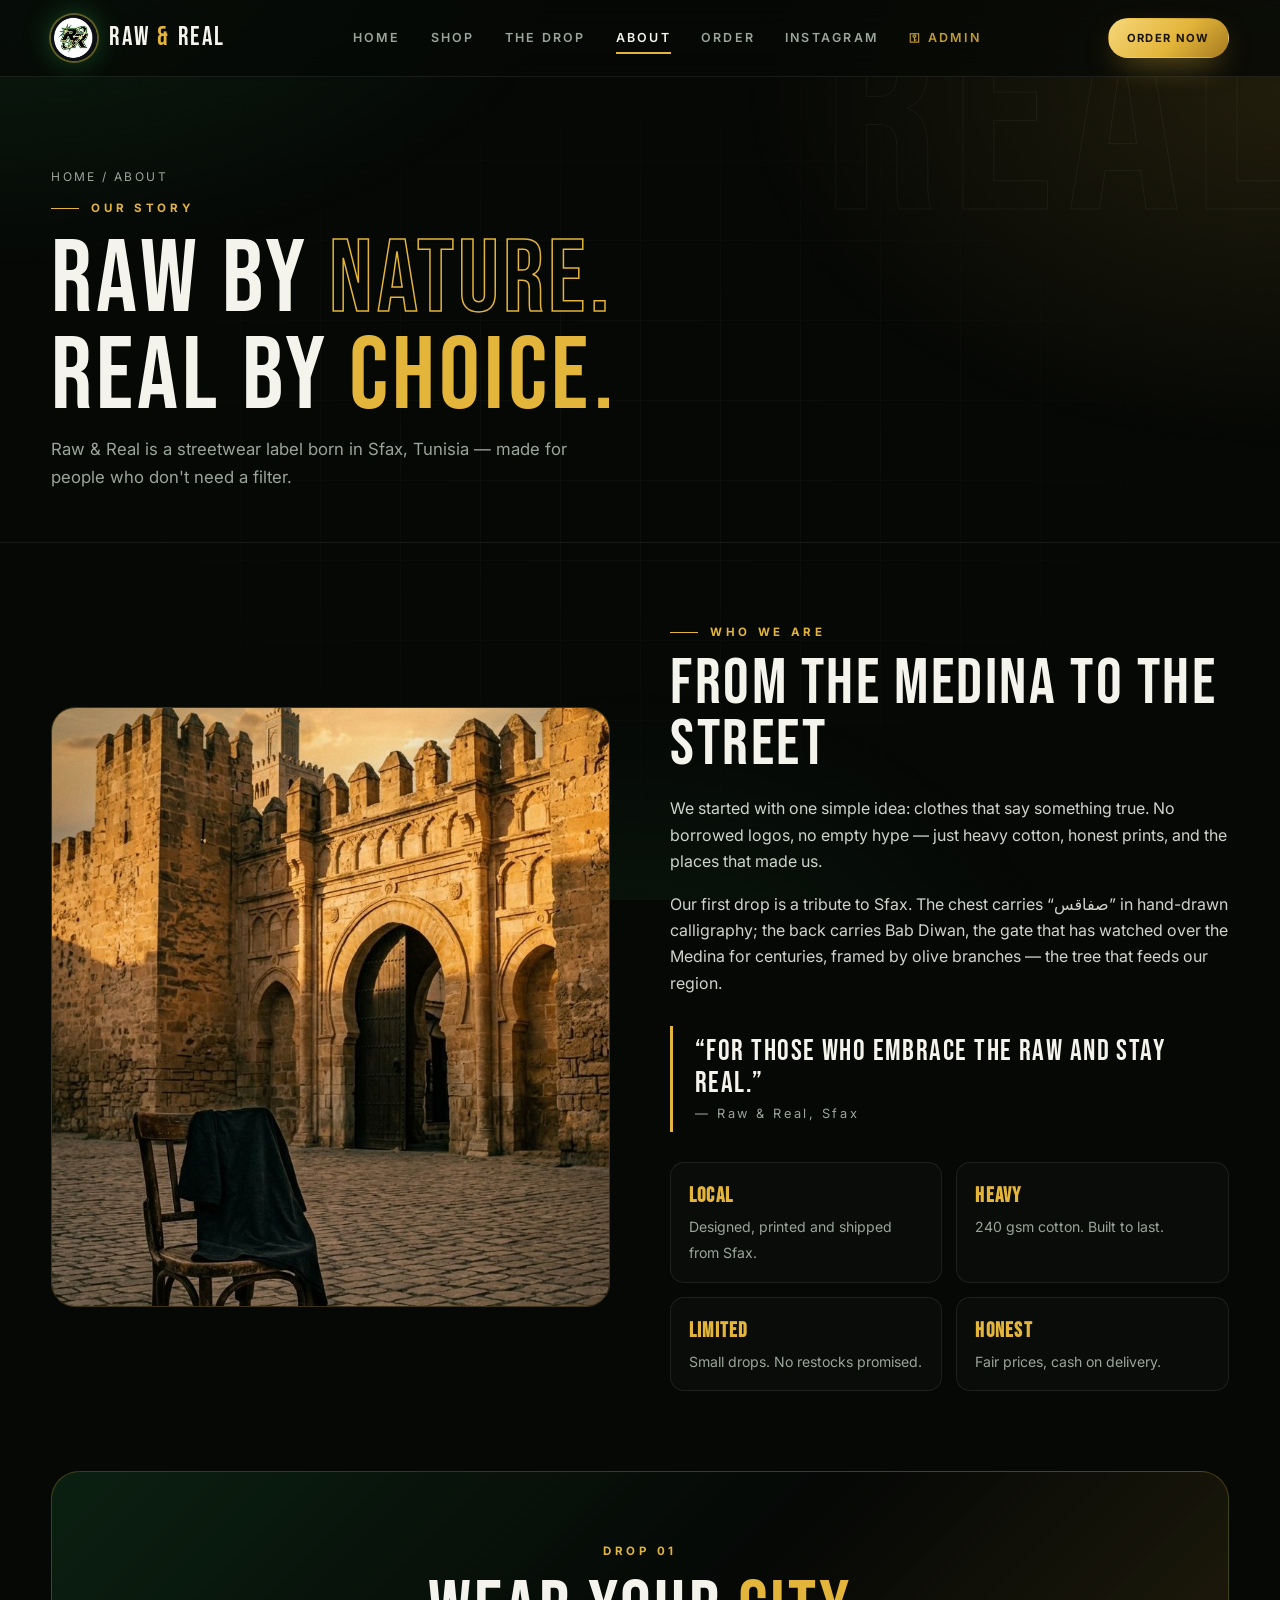
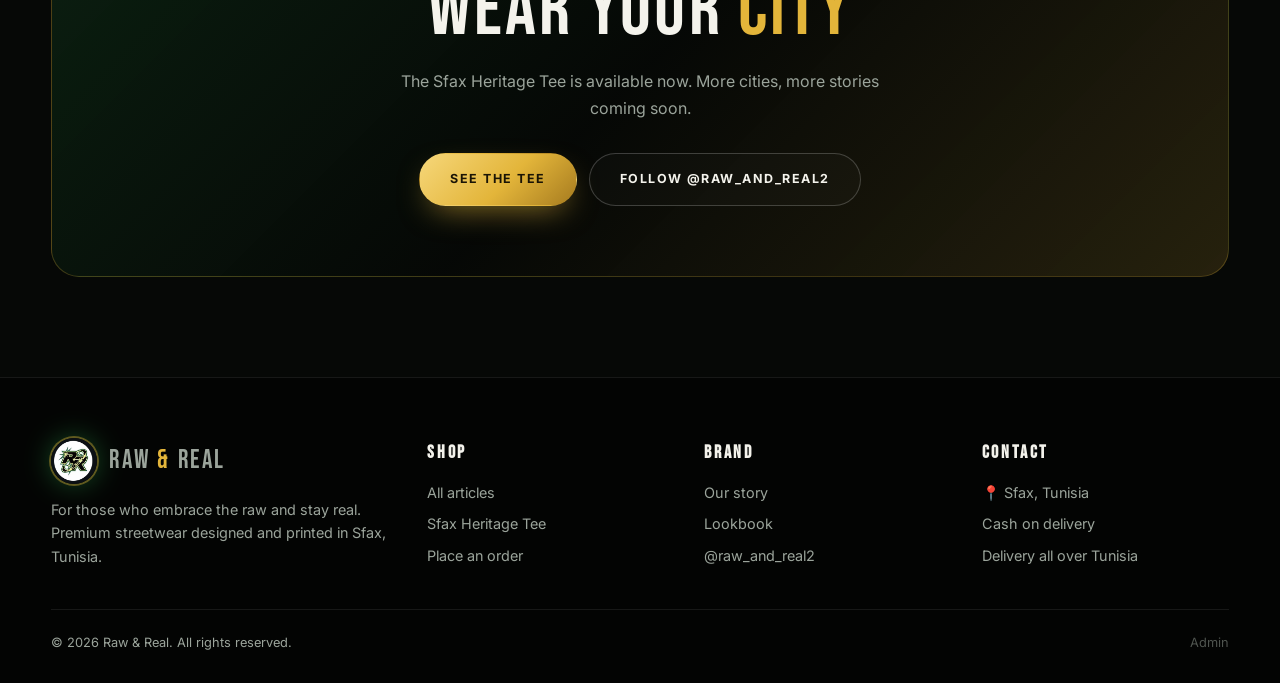
<file: raw-and-real-github/about.html>
<!DOCTYPE html>
<html lang="en">
<head>
<meta charset="UTF-8">
<meta name="viewport" content="width=device-width, initial-scale=1.0">
<title>About — Raw & Real</title>
<link rel="icon" href="img/logo.png">
<link href="https://fonts.googleapis.com/css2?family=Bebas+Neue&family=Inter:wght@400;500;600;700&display=swap" rel="stylesheet">
<link rel="stylesheet" href="css/style.css">
</head>
<body>
<main>
  <div class="page-head">
    <div class="wrap">
      <div class="crumbs"><a href="index.html">Home</a> / About</div>
      <div class="eyebrow">Our story</div>
      <h1 class="display">Raw by <span class="outline">nature.</span><br>Real by <span class="gold">choice.</span></h1>
      <p>Raw & Real is a streetwear label born in Sfax, Tunisia — made for people who don't need a filter.</p>
    </div>
    <div class="bg">REAL</div>
  </div>

  <div class="wrap about">
    <div class="img reveal"><img src="img/about-main.jpg" alt="Raw & Real in the Medina of Sfax"></div>
    <div class="reveal">
      <div class="eyebrow">Who we are</div>
      <h2 class="display">From the Medina to the street</h2>
      <p>We started with one simple idea: clothes that say something true. No borrowed logos, no empty hype — just heavy cotton, honest prints, and the places that made us.</p>
      <p>Our first drop is a tribute to Sfax. The chest carries “صفاقس” in hand-drawn calligraphy; the back carries Bab Diwan, the gate that has watched over the Medina for centuries, framed by olive branches — the tree that feeds our region.</p>
      <div class="quote">“For those who embrace the raw and stay real.”<small>— Raw & Real, Sfax</small></div>
      <div class="values">
        <div><b>Local</b><span>Designed, printed and shipped from Sfax.</span></div>
        <div><b>Heavy</b><span>240 gsm cotton. Built to last.</span></div>
        <div><b>Limited</b><span>Small drops. No restocks promised.</span></div>
        <div><b>Honest</b><span>Fair prices, cash on delivery.</span></div>
      </div>
    </div>
  </div>

  <div class="wrap"><div class="cta reveal">
    <div class="eyebrow">Drop 01</div>
    <h2 class="display">Wear your <span class="gold">city</span></h2>
    <p>The Sfax Heritage Tee is available now. More cities, more stories coming soon.</p>
    <div style="display:flex;gap:12px;justify-content:center;flex-wrap:wrap">
      <a class="btn btn-gold" href="product.html">See the tee</a>
      <a class="btn btn-ghost" href="https://www.instagram.com/raw_and_real2" target="_blank" rel="noopener">Follow @raw_and_real2</a>
    </div>
  </div></div>
</main>
<script src="js/app.js"></script>
<script>RR.mount('about.html');</script>
</body>
</html>
</file>
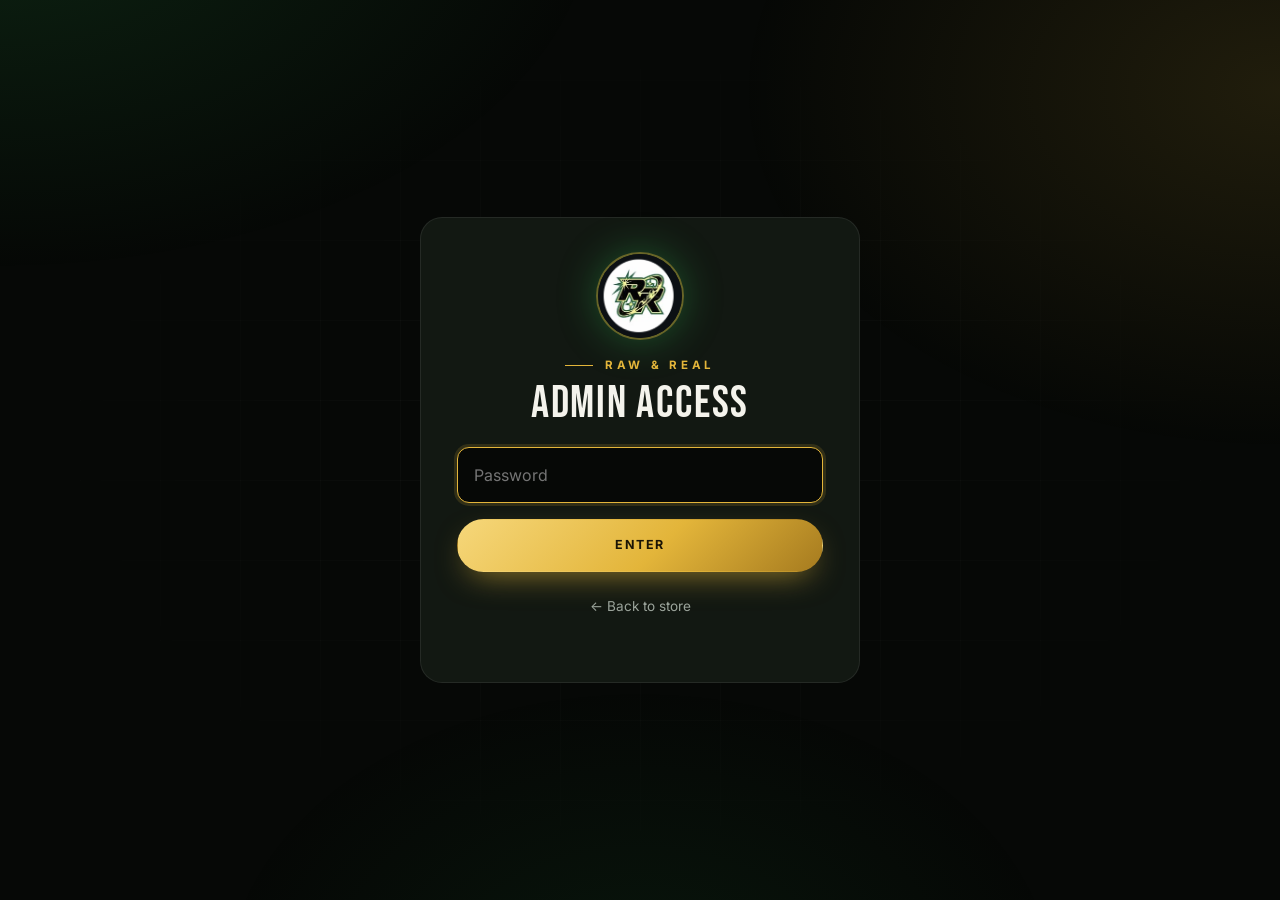
<file: raw-and-real-github/admin.html>
<!DOCTYPE html>
<html lang="en">
<head>
<meta charset="UTF-8">
<meta name="viewport" content="width=device-width, initial-scale=1.0">
<title>Admin — Raw & Real</title>
<meta name="robots" content="noindex">
<link rel="icon" href="img/logo.png">
<link href="https://fonts.googleapis.com/css2?family=Bebas+Neue&family=Inter:wght@400;500;600;700&display=swap" rel="stylesheet">
<link rel="stylesheet" href="css/style.css">
</head>
<body>

<main>
<div id="loginView" class="login">
  <form id="loginForm" class="form-card">
    <img class="logo" src="img/logo.png" alt="">
    <div class="eyebrow" style="justify-content:center">Raw & Real</div>
    <h1 class="display" style="font-size:2.8rem;margin:8px 0 22px">Admin access</h1>
    <div class="field"><input id="pw" type="password" placeholder="Password" required autofocus></div>
    <button class="btn btn-gold" style="width:100%;margin-top:16px" type="submit">Enter</button>
    <div class="msg" id="loginMsg"></div>
    <p style="margin-top:20px"><a href="index.html" class="muted" style="font-size:.85rem">← Back to store</a></p>
  </form>
</div>

<div id="adminView" class="wrap" style="display:none;padding-bottom:60px">
  <div class="topbar">
    <a class="brand" href="index.html"><img src="img/logo.png" alt=""><span>Raw <em>&</em> Real <span class="muted" style="font-size:1rem;letter-spacing:.2em">· ORDERS</span></span></a>
    <div style="display:flex;gap:10px;align-items:center;flex-wrap:wrap">
      <span class="pill" id="mode"></span>
      <button class="btn btn-ghost btn-sm" onclick="exportCSV()">Export CSV</button>
      <button class="btn btn-ghost btn-sm" onclick="loadOrders()">Refresh</button>
      <button class="btn btn-ghost btn-sm" onclick="logout()">Logout</button>
    </div>
  </div>
  <div class="kpis" id="kpis"></div>
  <div class="tools">
    <input id="q" placeholder="Search name, email, city, order id…" oninput="render()">
    <select id="fstatus" onchange="render()">
      <option value="">All statuses</option><option value="new">New</option><option value="contacted">Contacted</option><option value="delivered">Delivered</option><option value="cancelled">Cancelled</option>
    </select>
  </div>
  <div class="tbl" id="tbl"></div>
</div>
</main>

<script src="js/app.js"></script>
<script>
RR.transitions();
// Password used when the site is opened WITHOUT the server (static mode). With the server, ADMIN_PASSWORD env wins.
const LOCAL_PASSWORD = 'rawreal2026';
let token = sessionStorage.getItem('rr_token'), orders = [];
const H = () => ({ 'Authorization': 'Bearer ' + token, 'Content-Type': 'application/json' });
const $ = id => document.getElementById(id);
const local = () => JSON.parse(localStorage.getItem(RR.LS) || '[]');
const saveLocal = o => localStorage.setItem(RR.LS, JSON.stringify(o));

$('loginForm').addEventListener('submit', async e => {
  e.preventDefault();
  const m = $('loginMsg'); m.className = 'msg';
  const pw = $('pw').value;
  if (RR.isServer) {
    try {
      const r = await fetch('api/admin/login', { method: 'POST', headers: { 'Content-Type': 'application/json' }, body: JSON.stringify({ password: pw }) });
      if ((r.headers.get('content-type') || '').includes('application/json')) {
        if (!r.ok) { m.className = 'msg err'; m.textContent = 'Wrong password.'; return; }
        token = (await r.json()).token; sessionStorage.setItem('rr_token', token); return show();
      }
    } catch (x) {}
  }
  if (pw !== LOCAL_PASSWORD) { m.className = 'msg err'; m.textContent = 'Wrong password.'; return; }
  token = 'local'; sessionStorage.setItem('rr_token', token); show();
});

function show() { $('loginView').style.display = 'none'; $('adminView').style.display = 'block'; $('mode').textContent = token === 'local' ? 'Browser storage · full list in Netlify › Forms' : 'Server connected'; $('mode').className = 'pill' + (token === 'local' ? '' : ' on'); loadOrders(); }
async function loadOrders() {
  if (token === 'local') { orders = local(); return render(); }
  const r = await fetch('api/admin/orders', { headers: H() });
  if (r.status === 401) return logout(true);
  orders = await r.json(); render();
}
function render() {
  const q = $('q').value.toLowerCase(), fs = $('fstatus').value;
  const list = orders.filter(o => (!fs || o.status === fs) && (!q || [o.name, o.email, o.city, o.id, o.phone].join(' ').toLowerCase().includes(q)));
  const rev = orders.filter(o => o.status !== 'cancelled').reduce((s, o) => s + o.total, 0);
  $('kpis').innerHTML = `
    <div class="kpi"><b>${orders.length}</b><span>Total orders</span></div>
    <div class="kpi"><b>${orders.filter(o=>o.status==='new').length}</b><span>New · to contact</span></div>
    <div class="kpi"><b>${orders.filter(o=>o.status==='delivered').length}</b><span>Delivered</span></div>
    <div class="kpi"><b>${rev} <small style="font-size:1rem">TND</small></b><span>Revenue (non-cancelled)</span></div>`;
  if (!list.length) { $('tbl').innerHTML = '<div class="empty">No orders in this browser yet. On Netlify, every order is also saved under <b>Site → Forms → order</b> (with email notifications).</div>'; return; }
  const e = RR.esc;
  $('tbl').innerHTML = `<table><thead><tr><th>Order</th><th>Customer</th><th>Contact</th><th>City</th><th>Article</th><th>Total</th><th>Status</th><th></th></tr></thead><tbody>` +
    list.map(o => `<tr>
      <td class="id">${o.id}<div class="sub">${new Date(o.createdAt).toLocaleString()}</div></td>
      <td><b>${e(o.name)}</b><div class="sub">Age ${e(o.age)}</div></td>
      <td><a href="mailto:${e(o.email)}" class="gold">${e(o.email)}</a>${o.phone?`<div class="sub">${e(o.phone)}</div>`:''}</td>
      <td>${e(o.city)}</td>
      <td>${e(o.productName)}<div class="sub">Size ${e(o.size)||'—'} × ${o.qty}${o.note?`<br><i>“${e(o.note)}”</i>`:''}</div></td>
      <td><b>${o.total} TND</b></td>
      <td><select class="status ${o.status}" onchange="setStatus('${o.id}',this.value)">${['new','contacted','delivered','cancelled'].map(s=>`<option ${s===o.status?'selected':''}>${s}</option>`).join('')}</select></td>
      <td><button class="del" title="Delete" onclick="del('${o.id}')">✕</button></td>
    </tr>`).join('') + '</tbody></table>';
}
async function setStatus(id, status) {
  if (token === 'local') { const o = local(); (o.find(x => x.id === id) || {}).status = status; saveLocal(o); return loadOrders(); }
  await fetch('api/admin/orders/' + id, { method: 'PATCH', headers: H(), body: JSON.stringify({ status }) }); loadOrders();
}
async function del(id) {
  if (!confirm('Delete order ' + id + '?')) return;
  if (token === 'local') { saveLocal(local().filter(x => x.id !== id)); return loadOrders(); }
  await fetch('api/admin/orders/' + id, { method: 'DELETE', headers: H() }); loadOrders();
}
async function logout(silent) { if (!silent && token !== 'local') await fetch('api/admin/logout', { method: 'POST', headers: H() }); sessionStorage.removeItem('rr_token'); location.reload(); }
function exportCSV() {
  const cols = ['id','createdAt','name','age','city','email','phone','productName','size','qty','total','status','note'];
  const csv = [cols.join(',')].concat(orders.map(o => cols.map(c => `"${String(o[c]??'').replace(/"/g,'""')}"`).join(','))).join('\n');
  const a = document.createElement('a'); a.href = URL.createObjectURL(new Blob([csv], { type: 'text/csv' })); a.download = 'raw-and-real-orders.csv'; a.click();
}
if (token) show();
</script>
</body>
</html>
</file>
<file: raw-and-real-github/css/style.css>
/* ================================================================
   RAW & REAL — Design system
   Palette taken from the logo: black / forest green / gold / white
   ================================================================ */
:root{
  --black:#060806;
  --ink:#0c100c;
  --card:#121812;
  --card2:#172017;
  --line:rgba(255,255,255,.08);
  --line2:rgba(227,181,58,.25);
  --green:#1b6b33;
  --green2:#2fa84f;
  --green3:#7ee29a;
  --gold:#e3b53a;
  --gold2:#f6d77a;
  --gold3:#a67b1f;
  --white:#f4f3ec;
  --muted:#9ba49b;
  --danger:#ff6b6b;
  --display:"Bebas Neue","Oswald","Impact","Arial Narrow Bold",sans-serif;
  --body:"Inter","Segoe UI",system-ui,-apple-system,Roboto,sans-serif;
  --r:18px;
}
*{box-sizing:border-box;margin:0;padding:0}
html{scroll-behavior:smooth}
body{background:var(--black);color:var(--white);font-family:var(--body);line-height:1.65;-webkit-font-smoothing:antialiased;overflow-x:hidden;min-height:100vh;display:flex;flex-direction:column}
body::before{content:"";position:fixed;inset:0;z-index:-1;pointer-events:none;
  background:
    radial-gradient(1000px 600px at 0% -10%,rgba(47,168,79,.16),transparent 60%),
    radial-gradient(900px 600px at 100% 10%,rgba(227,181,58,.12),transparent 60%),
    radial-gradient(700px 500px at 50% 110%,rgba(27,107,51,.14),transparent 60%);}
body::after{content:"";position:fixed;inset:0;z-index:-1;pointer-events:none;opacity:.35;
  background-image:linear-gradient(var(--line) 1px,transparent 1px),linear-gradient(90deg,var(--line) 1px,transparent 1px);
  background-size:80px 80px;mask-image:radial-gradient(ellipse at center,black 20%,transparent 75%)}
main{flex:1}
img{display:block;max-width:100%}
a{color:inherit;text-decoration:none}
button,input,select,textarea{font:inherit;color:inherit}
.wrap{width:min(1200px,92vw);margin:0 auto}
.display{font-family:var(--display);letter-spacing:.04em;text-transform:uppercase;line-height:.95;font-weight:400}
.eyebrow{font-size:.72rem;letter-spacing:.32em;text-transform:uppercase;color:var(--gold);font-weight:700;display:flex;align-items:center;gap:12px}
.eyebrow::before{content:"";width:28px;height:1px;background:var(--gold)}
.gold{color:var(--gold)} .green{color:var(--green2)} .muted{color:var(--muted)}
.outline{color:transparent;-webkit-text-stroke:1.5px var(--gold)}

/* ---------- Buttons ---------- */
.btn{display:inline-flex;align-items:center;justify-content:center;gap:10px;padding:15px 30px;border-radius:999px;border:1px solid transparent;cursor:pointer;font-weight:700;letter-spacing:.12em;text-transform:uppercase;font-size:.78rem;transition:.25s;white-space:nowrap}
.btn-gold{background:linear-gradient(135deg,var(--gold2) 0%,var(--gold) 55%,var(--gold3) 100%);color:#1a1405;box-shadow:0 12px 32px -12px rgba(227,181,58,.7)}
.btn-gold:hover{transform:translateY(-2px);box-shadow:0 18px 40px -12px rgba(227,181,58,.9)}
.btn-ghost{border-color:rgba(255,255,255,.2);color:var(--white);background:rgba(255,255,255,.02)}
.btn-ghost:hover{border-color:var(--gold);color:var(--gold)}
.btn-green{background:var(--green);color:#fff}
.btn-green:hover{background:var(--green2)}
.btn-sm{padding:10px 18px;font-size:.7rem}
.btn[disabled]{opacity:.55;cursor:not-allowed;transform:none}

/* ---------- Nav ---------- */
.nav{position:sticky;top:0;z-index:100;backdrop-filter:blur(16px);background:rgba(6,8,6,.75);border-bottom:1px solid var(--line)}
.nav .wrap{display:flex;align-items:center;justify-content:space-between;height:76px;gap:20px}
.brand{display:flex;align-items:center;gap:12px}
.brand img{width:46px;height:46px;border-radius:50%;box-shadow:0 0 0 2px rgba(227,181,58,.4),0 0 28px rgba(47,168,79,.45)}
.brand span{font-family:var(--display);font-size:1.6rem;letter-spacing:.1em;line-height:1}
.brand span em{font-style:normal;color:var(--gold)}
.nav-links{display:flex;gap:30px;font-size:.78rem;letter-spacing:.18em;text-transform:uppercase;color:var(--muted);font-weight:600}
.nav-links a{position:relative;padding:6px 0;transition:.2s}
.nav-links a::after{content:"";position:absolute;left:0;right:100%;bottom:0;height:2px;background:var(--gold);transition:.3s}
.nav-links a:hover,.nav-links a.active{color:var(--white)}
.nav-links a.active::after,.nav-links a:hover::after{right:0}
.burger{display:none;background:none;border:1px solid var(--line);border-radius:10px;width:44px;height:44px;cursor:pointer;color:var(--white);font-size:1.3rem}
@media(max-width:900px){
  .nav-links{display:none;position:absolute;top:76px;left:0;right:0;background:var(--ink);flex-direction:column;padding:20px 4vw 26px;gap:18px;border-bottom:1px solid var(--line)}
  .nav-links.open{display:flex}
  .burger{display:block}
  .nav .btn{display:none}
}

/* ---------- Page header ---------- */
.page-head{padding:90px 0 50px;border-bottom:1px solid var(--line);position:relative;overflow:hidden}
.page-head h1{font-size:clamp(3rem,8vw,6.5rem);margin:14px 0 10px}
.page-head p{color:var(--muted);max-width:560px;font-size:1.05rem}
.page-head .bg{position:absolute;right:-2%;top:-20%;font-family:var(--display);font-size:22vw;color:transparent;-webkit-text-stroke:1px rgba(255,255,255,.05);pointer-events:none;letter-spacing:.05em;line-height:1}
.crumbs{font-size:.75rem;letter-spacing:.2em;text-transform:uppercase;color:var(--muted);margin-bottom:12px}
.crumbs a:hover{color:var(--gold)}

/* ---------- Hero (home) ---------- */
.hero{padding:70px 0 80px;display:grid;grid-template-columns:1.05fr .95fr;gap:50px;align-items:center;min-height:calc(100vh - 76px)}
.hero h1{font-size:clamp(3.8rem,10vw,9rem);margin:20px 0 24px}
.hero p{color:var(--muted);max-width:480px;font-size:1.08rem;margin-bottom:36px}
.hero-actions{display:flex;gap:14px;flex-wrap:wrap}
.stats{display:flex;gap:40px;margin-top:46px;color:var(--muted);font-size:.8rem;letter-spacing:.1em;text-transform:uppercase}
.stats b{display:block;color:var(--white);font-family:var(--display);font-size:2rem;letter-spacing:.05em;line-height:1}
.hero-visual{position:relative}
.hero-visual .frame{border-radius:26px;overflow:hidden;border:1px solid var(--line2);box-shadow:0 50px 100px -40px rgba(0,0,0,.9),0 0 0 1px rgba(0,0,0,.6);position:relative;transform:rotate(-1.5deg)}
.hero-visual .frame img{width:100%;aspect-ratio:4/3.3;object-fit:cover}
.hero-visual .frame::after{content:"";position:absolute;inset:0;background:linear-gradient(180deg,transparent 55%,rgba(6,8,6,.8))}
.hero-visual .frame-2{position:absolute;width:40%;right:-6%;bottom:-8%;border-radius:18px;overflow:hidden;border:1px solid var(--line2);box-shadow:0 30px 60px -20px #000;transform:rotate(3deg)}
.hero-visual .frame-2 img{aspect-ratio:1;object-fit:cover}
.hero-badge{position:absolute;left:-20px;top:30px;background:var(--card);border:1px solid var(--line);border-radius:16px;padding:12px 16px;display:flex;gap:12px;align-items:center;box-shadow:0 20px 40px -20px #000}
.hero-badge img{width:42px;height:42px;border-radius:50%}
.hero-badge b{display:block;font-family:var(--display);font-size:1.25rem;letter-spacing:.06em;line-height:1}
.hero-badge small{color:var(--muted);font-size:.72rem}
.hero-ring{position:absolute;inset:-40px;border:1px dashed rgba(227,181,58,.2);border-radius:50%;animation:spin 40s linear infinite;pointer-events:none}
@keyframes spin{to{transform:rotate(360deg)}}

/* ---------- Marquee ---------- */
.marquee{border-top:1px solid var(--line);border-bottom:1px solid var(--line);overflow:hidden;background:linear-gradient(90deg,rgba(27,107,51,.15),rgba(227,181,58,.08),rgba(27,107,51,.15));padding:16px 0}
.marquee-track{display:flex;gap:0;white-space:nowrap;animation:scroll 30s linear infinite;font-family:var(--display);font-size:1.3rem;letter-spacing:.22em;color:var(--white)}
.marquee-track span{padding:0 28px}
.marquee-track i{color:var(--gold);font-style:normal;margin-left:56px}
@keyframes scroll{to{transform:translateX(-50%)}}

/* ---------- Sections ---------- */
section{padding:100px 0}
.sec-head{display:flex;align-items:end;justify-content:space-between;gap:24px;margin-bottom:48px;flex-wrap:wrap}
.sec-head h2{font-size:clamp(2.5rem,5.5vw,4.4rem);margin-top:12px}
.sec-head p{color:var(--muted);max-width:420px}
.sec-alt{background:linear-gradient(180deg,transparent,rgba(27,107,51,.1) 50%,transparent)}

/* ---------- Feature cards ---------- */
.feats{display:grid;grid-template-columns:repeat(3,1fr);gap:18px}
.feat{background:var(--card);border:1px solid var(--line);border-radius:var(--r);padding:30px;transition:.3s;position:relative;overflow:hidden}
.feat::before{content:"";position:absolute;inset:0;background:radial-gradient(400px 200px at 0% 0%,rgba(227,181,58,.12),transparent);opacity:0;transition:.3s}
.feat:hover{border-color:var(--line2);transform:translateY(-4px)}
.feat:hover::before{opacity:1}
.feat .ic{width:52px;height:52px;border-radius:14px;display:grid;place-items:center;background:rgba(47,168,79,.12);border:1px solid rgba(47,168,79,.3);color:var(--green3);font-size:1.4rem;margin-bottom:20px}
.feat h3{font-family:var(--display);font-size:1.6rem;letter-spacing:.05em;margin-bottom:8px}
.feat p{color:var(--muted);font-size:.95rem}

/* ---------- Product cards (shop) ---------- */
.grid-products{display:grid;grid-template-columns:repeat(auto-fill,minmax(320px,1fr));gap:24px}
.pcard{background:var(--card);border:1px solid var(--line);border-radius:22px;overflow:hidden;transition:.35s;display:flex;flex-direction:column}
.pcard:hover{border-color:var(--line2);transform:translateY(-6px);box-shadow:0 40px 60px -30px rgba(0,0,0,.9)}
.pcard .media{position:relative;aspect-ratio:4/3.4;overflow:hidden;background:var(--ink)}
.pcard .media img{width:100%;height:100%;object-fit:cover;transition:.6s}
.pcard .media img.hover{position:absolute;inset:0;opacity:0}
.pcard:hover .media img.hover{opacity:1}
.pcard:hover .media img{transform:scale(1.04)}
.badge{position:absolute;top:14px;left:14px;background:var(--green);color:#fff;border-radius:999px;padding:6px 14px;font-size:.66rem;letter-spacing:.22em;text-transform:uppercase;font-weight:700;z-index:2}
.badge.gold{background:var(--gold);color:#1a1405}
.pcard .body{padding:22px 24px 26px;display:flex;flex-direction:column;gap:8px;flex:1}
.pcard h3{font-family:var(--display);font-size:1.9rem;letter-spacing:.05em}
.pcard .tag{color:var(--muted);font-size:.9rem;font-style:italic}
.pcard .foot{display:flex;align-items:center;justify-content:space-between;margin-top:auto;padding-top:16px}
.price{font-family:var(--display);font-size:2rem;color:var(--gold);letter-spacing:.04em;line-height:1}
.price small{font-size:.9rem;color:var(--muted);margin-left:5px;letter-spacing:.1em}
.pcard.soon .media{filter:grayscale(1) brightness(.4)}
.pcard.soon .media::after{content:"Coming soon";position:absolute;inset:0;display:grid;place-items:center;font-family:var(--display);font-size:2.4rem;letter-spacing:.2em;color:var(--gold)}

/* ---------- Product page ---------- */
.product{display:grid;grid-template-columns:1.1fr .9fr;gap:60px;align-items:start;padding:60px 0 100px}
.gallery{position:sticky;top:100px}
.gallery-main{border-radius:22px;overflow:hidden;border:1px solid var(--line);background:var(--card);aspect-ratio:4/3.3;position:relative;cursor:zoom-in}
.gallery-main img{width:100%;height:100%;object-fit:cover;transition:opacity .3s}
.thumbs{display:grid;grid-template-columns:repeat(6,1fr);gap:10px;margin-top:12px}
.thumbs button{border:2px solid transparent;border-radius:12px;overflow:hidden;padding:0;background:none;cursor:pointer;aspect-ratio:1;opacity:.55;transition:.2s}
.thumbs button img{width:100%;height:100%;object-fit:cover}
.thumbs button.active,.thumbs button:hover{opacity:1;border-color:var(--gold)}
.pinfo h1{font-size:clamp(2.6rem,5vw,4.2rem);margin:10px 0 6px}
.pinfo .tag{color:var(--muted);font-style:italic;margin-bottom:24px;font-size:1.05rem}
.pinfo .price{font-size:3rem;margin-bottom:26px}
.pinfo .desc{color:#d2d6cf;margin-bottom:28px;font-size:1.02rem}
.details{list-style:none;display:grid;gap:11px;margin-bottom:34px;color:var(--muted);font-size:.95rem}
.details li{display:flex;gap:12px;align-items:start}
.details li::before{content:"";width:8px;height:8px;border-radius:2px;background:var(--green2);margin-top:9px;flex:none;transform:rotate(45deg)}
.label{font-size:.72rem;letter-spacing:.24em;text-transform:uppercase;color:var(--muted);font-weight:700}
.sizes{display:flex;gap:10px;flex-wrap:wrap;margin:12px 0 30px}
.sizes button{min-width:54px;height:50px;padding:0 14px;border-radius:12px;background:transparent;border:1px solid rgba(255,255,255,.18);cursor:pointer;font-weight:700;transition:.2s}
.sizes button.active,.sizes button:hover{border-color:var(--gold);background:rgba(227,181,58,.12);color:var(--gold)}
.trust{display:grid;grid-template-columns:repeat(3,1fr);gap:12px;margin-top:30px}
.trust div{border:1px solid var(--line);border-radius:14px;padding:14px;text-align:center;font-size:.78rem;color:var(--muted)}
.trust div b{display:block;color:var(--white);font-size:1.2rem;margin-bottom:4px}
.lightbox{position:fixed;inset:0;background:rgba(0,0,0,.92);display:none;place-items:center;z-index:200;cursor:zoom-out}
.lightbox.open{display:grid}
.lightbox img{max-width:92vw;max-height:92vh;border-radius:12px}

/* ---------- Lookbook ---------- */
.look{display:grid;grid-template-columns:repeat(3,1fr);gap:16px}
.look div{border-radius:18px;overflow:hidden;border:1px solid var(--line);aspect-ratio:4/5;position:relative}
.look div:nth-child(2){grid-row:span 2;aspect-ratio:auto}
.look img{width:100%;height:100%;object-fit:cover;transition:transform .7s}
.look div:hover img{transform:scale(1.06)}

/* ---------- Order page ---------- */
.order-grid{display:grid;grid-template-columns:.8fr 1.2fr;gap:50px;align-items:start;padding:60px 0 100px}
.summary{background:var(--card);border:1px solid var(--line);border-radius:22px;padding:26px;position:sticky;top:100px}
.summary img{border-radius:14px;aspect-ratio:4/3;object-fit:cover;margin-bottom:18px}
.summary .row{display:flex;justify-content:space-between;padding:11px 0;border-top:1px solid var(--line);font-size:.95rem;color:var(--muted)}
.summary .row b{color:var(--white)}
.summary .total b{color:var(--gold);font-family:var(--display);font-size:1.8rem;letter-spacing:.04em}
.form-card{background:var(--card);border:1px solid var(--line);border-radius:22px;padding:36px}
.form-card h2{font-size:2.2rem;margin-bottom:6px}
.form-card>p{color:var(--muted);margin-bottom:28px}
.fgrid{display:grid;grid-template-columns:1fr 1fr;gap:18px}
.field{display:grid;gap:8px}
.field.full{grid-column:1/-1}
.field input,.field select,.field textarea{background:var(--black);border:1px solid rgba(255,255,255,.12);border-radius:12px;padding:14px 16px;outline:none;transition:.2s;width:100%}
.field input:focus,.field select:focus,.field textarea:focus{border-color:var(--gold);box-shadow:0 0 0 3px rgba(227,181,58,.15)}
.field select option{background:var(--black)}
.field textarea{resize:vertical;min-height:96px}
.form-foot{display:flex;align-items:center;justify-content:space-between;gap:16px;margin-top:28px;flex-wrap:wrap}
.form-foot small{color:var(--muted)}
.msg{margin-top:18px;padding:16px 18px;border-radius:12px;display:none;line-height:1.5}
.msg.ok{display:block;background:rgba(47,168,79,.14);border:1px solid rgba(47,168,79,.45);color:#c5f2d0}
.msg.err{display:block;background:rgba(220,60,60,.12);border:1px solid rgba(220,60,60,.4);color:#ffc2c2}
.steps{display:grid;grid-template-columns:repeat(3,1fr);gap:14px;margin-bottom:40px}
.step{border:1px solid var(--line);border-radius:16px;padding:18px 20px;background:rgba(255,255,255,.02);display:flex;gap:14px;align-items:start}
.step b{font-family:var(--display);font-size:1.8rem;color:var(--gold);line-height:1}
.step div{font-size:.9rem;color:var(--muted)}
.step div strong{display:block;color:var(--white);font-weight:600;margin-bottom:2px}

/* ---------- About ---------- */
.about{display:grid;grid-template-columns:1fr 1fr;gap:60px;align-items:center;padding:80px 0}
.about .img{border-radius:24px;overflow:hidden;border:1px solid var(--line2);aspect-ratio:4/4.3}
.about .img img{width:100%;height:100%;object-fit:cover}
.about h2{font-size:clamp(2.4rem,5vw,4rem);margin:12px 0 20px}
.about p{color:#cfd3cc;margin-bottom:16px}
.quote{border-left:3px solid var(--gold);padding:10px 22px;margin:30px 0;font-family:var(--display);font-size:1.8rem;letter-spacing:.05em;line-height:1.1}
.quote small{display:block;font-family:var(--body);font-size:.8rem;letter-spacing:.2em;color:var(--muted);margin-top:8px}
.values{display:grid;grid-template-columns:repeat(2,1fr);gap:14px;margin-top:30px}
.values div{border:1px solid var(--line);border-radius:14px;padding:16px 18px;background:rgba(255,255,255,.02)}
.values b{display:block;font-family:var(--display);font-size:1.3rem;letter-spacing:.06em;color:var(--gold)}
.values span{font-size:.88rem;color:var(--muted)}

/* ---------- CTA band ---------- */
.cta{margin:0 0 100px;border:1px solid var(--line2);border-radius:28px;padding:70px 50px;text-align:center;position:relative;overflow:hidden;background:linear-gradient(135deg,rgba(27,107,51,.25),rgba(6,8,6,.6) 50%,rgba(227,181,58,.15))}
.cta h2{font-size:clamp(2.6rem,6vw,5rem);margin:14px 0 20px}
.cta p{color:var(--muted);max-width:520px;margin:0 auto 32px}
.cta .eyebrow{justify-content:center}
.cta .eyebrow::before{display:none}

/* ---------- Footer ---------- */
footer{border-top:1px solid var(--line);padding:60px 0 30px;color:var(--muted);font-size:.9rem;background:rgba(0,0,0,.4)}
.fgrid-foot{display:grid;grid-template-columns:1.4fr 1fr 1fr 1fr;gap:30px;margin-bottom:40px}
footer h4{font-family:var(--display);letter-spacing:.15em;font-size:1.1rem;color:var(--white);margin-bottom:14px}
footer ul{list-style:none;display:grid;gap:8px}
footer a:hover{color:var(--gold)}
footer .brand{margin-bottom:14px}
.copy{border-top:1px solid var(--line);padding-top:22px;display:flex;justify-content:space-between;gap:12px;flex-wrap:wrap;font-size:.8rem}

/* ---------- Admin ---------- */
.login{min-height:100vh;display:grid;place-items:center;padding:20px}
.login form{width:min(440px,100%);text-align:center}
.login .logo{width:84px;height:84px;border-radius:50%;margin:0 auto 18px;box-shadow:0 0 0 2px rgba(227,181,58,.4),0 0 40px rgba(47,168,79,.45)}
.topbar{display:flex;justify-content:space-between;align-items:center;gap:16px;flex-wrap:wrap;margin:36px 0 28px}
.kpis{display:grid;grid-template-columns:repeat(4,1fr);gap:14px;margin-bottom:28px}
.kpi{background:var(--card);border:1px solid var(--line);border-radius:16px;padding:20px 22px;position:relative;overflow:hidden}
.kpi::after{content:"";position:absolute;right:-20px;top:-20px;width:90px;height:90px;border-radius:50%;background:radial-gradient(rgba(227,181,58,.18),transparent 70%)}
.kpi b{display:block;font-family:var(--display);font-size:2.4rem;letter-spacing:.04em;color:var(--gold);line-height:1;margin-bottom:6px}
.kpi span{color:var(--muted);font-size:.72rem;letter-spacing:.18em;text-transform:uppercase}
.tools{display:flex;gap:12px;flex-wrap:wrap;margin-bottom:18px}
.tools input,.tools select{background:var(--black);border:1px solid rgba(255,255,255,.12);border-radius:10px;padding:11px 14px;outline:none}
.tools input{flex:1;min-width:220px}
.tbl{background:var(--card);border:1px solid var(--line);border-radius:18px;overflow:auto}
table{width:100%;border-collapse:collapse;font-size:.9rem;min-width:960px}
th,td{padding:15px 16px;text-align:left;border-bottom:1px solid var(--line);vertical-align:top}
th{font-size:.68rem;letter-spacing:.22em;text-transform:uppercase;color:var(--muted);background:rgba(255,255,255,.025)}
tr:last-child td{border-bottom:0}
tr:hover td{background:rgba(255,255,255,.015)}
td.id{font-family:ui-monospace,monospace;color:var(--gold);white-space:nowrap}
td .sub{color:var(--muted);font-size:.78rem;margin-top:2px}
.status{border-radius:999px;padding:5px 12px;font-size:.74rem;border:1px solid;background:transparent;cursor:pointer;font-weight:600}
.status.new{border-color:var(--gold);color:var(--gold)} .status.contacted{border-color:#5aa9ff;color:#5aa9ff}
.status.delivered{border-color:var(--green2);color:var(--green3)} .status.cancelled{border-color:var(--danger);color:var(--danger)}
.status option{background:var(--black);color:var(--white)}
.del{background:none;border:0;color:var(--danger);cursor:pointer;opacity:.55;font-size:1rem}.del:hover{opacity:1}
.empty{padding:60px;text-align:center;color:var(--muted)}
.pill{display:inline-block;padding:4px 10px;border-radius:999px;font-size:.68rem;letter-spacing:.15em;text-transform:uppercase;border:1px solid var(--line);color:var(--muted)}
.pill.on{border-color:var(--green2);color:var(--green3)}

/* ---------- Animations ---------- */
.reveal{opacity:0;transform:translateY(26px);transition:.9s cubic-bezier(.2,.7,.2,1)}
.reveal.in{opacity:1;transform:none}
.toast{position:fixed;bottom:24px;left:50%;transform:translateX(-50%) translateY(20px);background:var(--card);border:1px solid var(--line2);padding:14px 22px;border-radius:999px;opacity:0;transition:.3s;z-index:300;font-size:.9rem;pointer-events:none}
.toast.show{opacity:1;transform:translateX(-50%)}

/* ---------- Responsive ---------- */
@media(max-width:1000px){
  .hero,.product,.order-grid,.about{grid-template-columns:1fr}
  .hero{min-height:auto;padding:50px 0 70px}
  .hero-visual{margin-top:20px}
  .feats{grid-template-columns:1fr}
  .look{grid-template-columns:1fr 1fr}
  .look div:nth-child(2){grid-row:auto;aspect-ratio:4/5}
  .fgrid,.values,.trust,.steps{grid-template-columns:1fr}
  .summary,.gallery{position:static}
  .kpis{grid-template-columns:1fr 1fr}
  .fgrid-foot{grid-template-columns:1fr 1fr}
  section{padding:70px 0}
  .cta{padding:50px 24px}
  .hero-badge{left:8px}
}
@media(max-width:560px){
  .fgrid-foot,.look{grid-template-columns:1fr}
  .form-card{padding:24px}
  .stats{gap:22px}
}

/* ---------- Page transitions ---------- */
.pt-curtain{position:fixed;inset:0;z-index:9999;pointer-events:none;display:grid;grid-template-columns:repeat(4,1fr)}
.pt-curtain i{background:linear-gradient(180deg,#0c100c,#060806);transform:scaleY(0);transform-origin:top;transition:transform .55s cubic-bezier(.76,0,.24,1);border-right:1px solid rgba(227,181,58,.08)}
.pt-curtain i:nth-child(2){transition-delay:.06s}.pt-curtain i:nth-child(3){transition-delay:.12s}.pt-curtain i:nth-child(4){transition-delay:.18s}
.pt-curtain.leave i{transform:scaleY(1)}
.pt-curtain.enter i{transform:scaleY(1);transform-origin:bottom;transition:none}
.pt-curtain.enter.go i{transform:scaleY(0);transition:transform .6s cubic-bezier(.76,0,.24,1)}
.pt-curtain.enter.go i:nth-child(2){transition-delay:.06s}.pt-curtain.enter.go i:nth-child(3){transition-delay:.12s}.pt-curtain.enter.go i:nth-child(4){transition-delay:.18s}
.pt-logo{position:fixed;inset:0;z-index:10000;display:grid;place-items:center;pointer-events:none;opacity:0;transition:opacity .3s}
.pt-logo img{width:84px;height:84px;border-radius:50%;box-shadow:0 0 0 2px rgba(227,181,58,.4),0 0 50px rgba(47,168,79,.5);animation:pulse 1.2s ease-in-out infinite}
.pt-logo.show{opacity:1}
@keyframes pulse{50%{transform:scale(1.08)}}
main{animation:pageIn .9s cubic-bezier(.2,.7,.2,1) .25s both}
@keyframes pageIn{from{opacity:0;transform:translateY(18px)}to{opacity:1;transform:none}}
.nav-links a.admin-link{color:var(--gold);opacity:.85}
.nav-links a.admin-link::before{content:"⚿ ";font-size:.9em}
.grid-products{grid-template-columns:repeat(auto-fit,minmax(320px,520px));justify-content:center}

/* ---------- Featured product (home) ---------- */
.featured{display:grid;grid-template-columns:1.1fr .9fr;background:var(--card);border:1px solid var(--line);border-radius:26px;overflow:hidden;transition:.3s}
.featured:hover{border-color:var(--line2)}
.f-media{position:relative;aspect-ratio:4/3.3;overflow:hidden;background:var(--ink);display:block}
.f-media img{width:100%;height:100%;object-fit:cover;transition:.7s}
.f-media img.hover{position:absolute;inset:0;opacity:0}
.featured:hover .f-media img.hover{opacity:1}
.featured:hover .f-media img{transform:scale(1.04)}
.f-body{padding:44px 46px;display:flex;flex-direction:column;justify-content:center}
.f-body h3{font-size:clamp(2.2rem,4vw,3.4rem);margin:10px 0 6px}
.f-body .tag{color:var(--muted);font-style:italic;margin-bottom:18px}
.f-body p{color:#cfd3cc;margin-bottom:20px;font-size:.98rem}
.f-foot{display:flex;align-items:center;justify-content:space-between;gap:16px;flex-wrap:wrap;margin-top:6px}
.f-foot .price{font-size:2.6rem}
@media(max-width:1000px){.featured{grid-template-columns:1fr}.f-body{padding:28px}}
</file>
